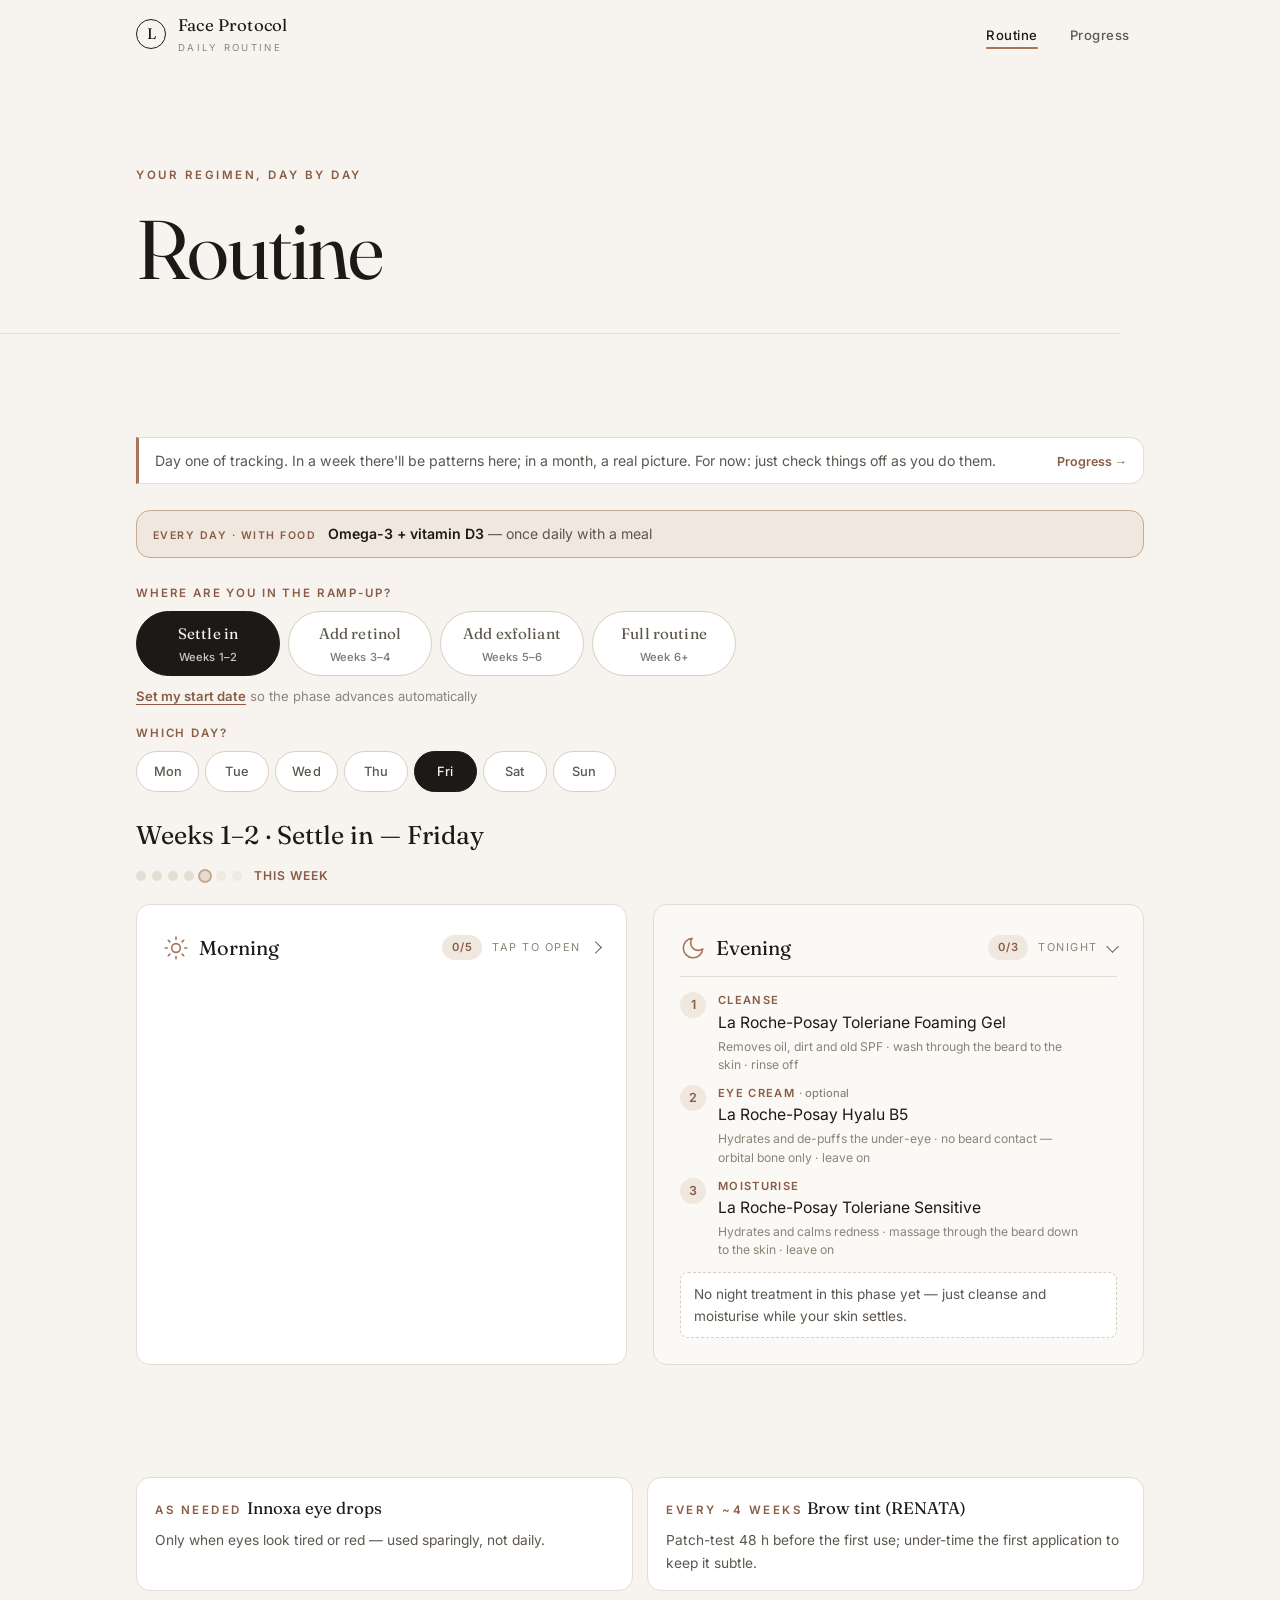
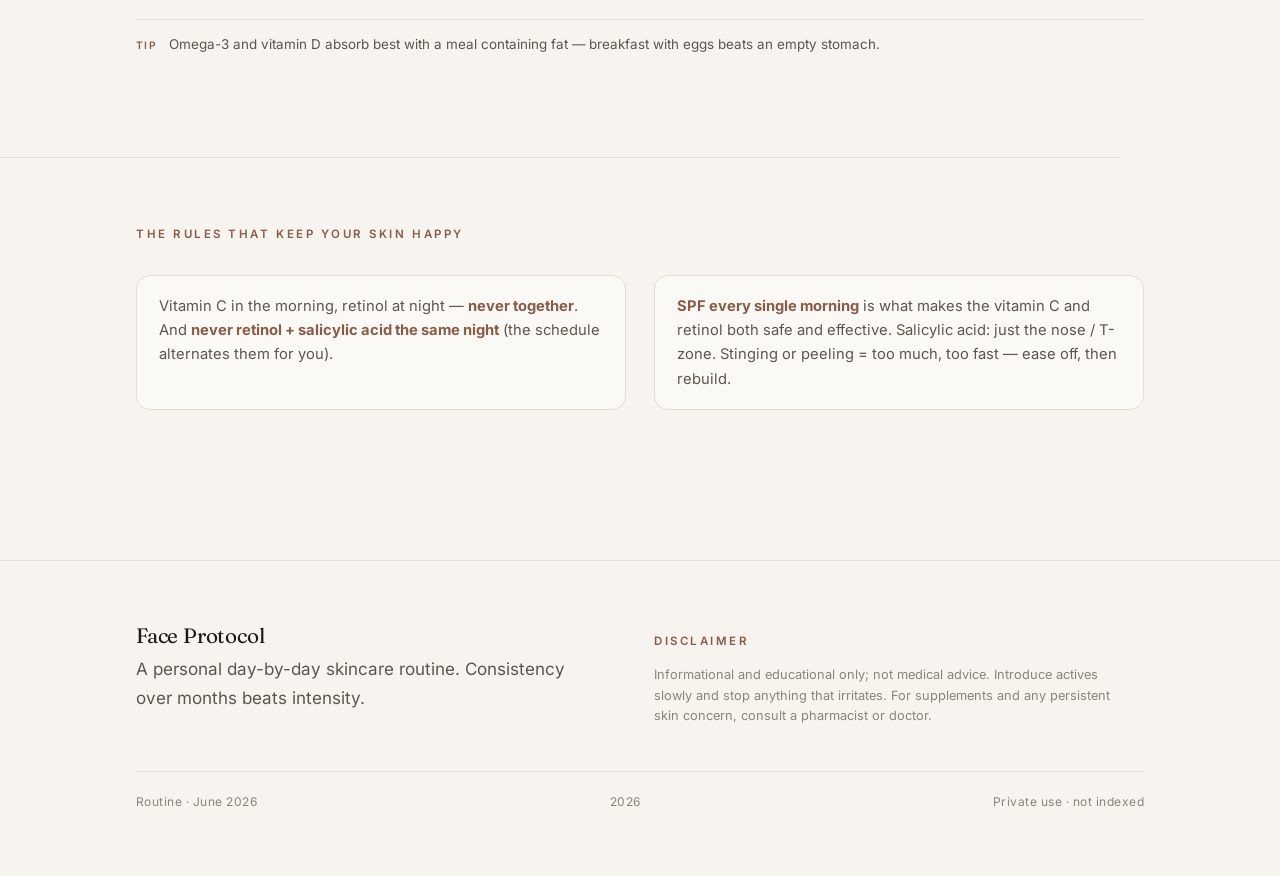
<file: index.html>
<!doctype html>
<html lang="en">
<head>
  <meta charset="utf-8">
  <meta name="viewport" content="width=device-width, initial-scale=1, viewport-fit=cover">
  <meta name="robots" content="noindex, nofollow">
  <title>Face Protocol — Routine</title>
  <meta name="description" content="A personal day-by-day skincare routine that phases in over the weeks.">
  <meta name="theme-color" content="#f7f4ef">
  <link rel="manifest" href="manifest.webmanifest">
  <link rel="icon" href="assets/img/icons/favicon.png">
  <link rel="apple-touch-icon" href="assets/img/icons/icon-180.png">
  <meta name="apple-mobile-web-app-capable" content="yes">
  <meta name="apple-mobile-web-app-status-bar-style" content="default">
  <meta name="apple-mobile-web-app-title" content="Routine">
  <link rel="preload" href="assets/fonts/fraunces-latin.woff2" as="font" type="font/woff2" crossorigin>
  <link rel="preload" href="assets/fonts/inter-latin.woff2" as="font" type="font/woff2" crossorigin>
  <link rel="stylesheet" href="assets/css/styles.css">
  <noscript><style>.reveal{opacity:1!important;transform:none!important}</style></noscript>
</head>
<body>
  <header class="site-header">
    <div class="wrap nav">
      <a class="brand" href="index.html">
        <span class="brand__mark">L</span>
        <span class="brand__name">Face Protocol<small>Daily routine</small></span>
      </a>
      <nav aria-label="Primary">
        <ul class="nav__links">
          <li><a href="index.html" aria-current="page">Routine</a></li>
          <li><a href="progress.html">Progress</a></li>
        </ul>
      </nav>
    </div>
  </header>

  <main>
    <section class="page-intro wrap">
      <p class="eyebrow reveal">Your regimen, day by day</p>
      <h1 class="display reveal">Routine</h1>
    </section>

    <hr class="rule wrap" style="border:0">

    <section class="section wrap" id="routine">
      <div class="rsupp reveal">
        <span class="rsupp__label">Every day · with food</span>
        <span class="rsupp__txt"><strong>Omega-3 + vitamin D3</strong> — once daily with a meal</span>
      </div>
      <div class="routine-controls reveal">
        <div class="routine-control">
          <p>Where are you in the ramp-up?</p>
          <div class="seg seg--phase" role="group" aria-label="Routine phase">
            <button type="button" data-phase="0"><b>Settle in</b><span>Weeks 1–2</span></button>
            <button type="button" data-phase="1"><b>Add retinol</b><span>Weeks 3–4</span></button>
            <button type="button" data-phase="2"><b>Add exfoliant</b><span>Weeks 5–6</span></button>
            <button type="button" data-phase="3"><b>Full routine</b><span>Week 6+</span></button>
          </div>
        </div>
        <div class="routine-control">
          <p>Which day?</p>
          <div class="seg seg--day" role="group" aria-label="Day of week">
            <button type="button" data-day="Mon">Mon</button>
            <button type="button" data-day="Tue">Tue</button>
            <button type="button" data-day="Wed">Wed</button>
            <button type="button" data-day="Thu">Thu</button>
            <button type="button" data-day="Fri">Fri</button>
            <button type="button" data-day="Sat">Sat</button>
            <button type="button" data-day="Sun">Sun</button>
          </div>
        </div>
      </div>

      <p class="routine-context" id="routine-context">—</p>

      <div class="routine-grid">
        <div class="rcol rcol--am">
          <div class="rcol__head">
            <svg class="rcol__icon" viewBox="0 0 24 24" fill="none" stroke="currentColor" stroke-width="1.5" stroke-linecap="round"><circle cx="12" cy="12" r="4"/><path d="M12 2v2M12 20v2M4.9 4.9l1.4 1.4M17.7 17.7l1.4 1.4M2 12h2M20 12h2M4.9 19.1l1.4-1.4M17.7 6.3l1.4-1.4"/></svg>
            <span class="rcol__title">Morning</span>
            <span class="rcol__when">Every day</span>
            <span class="rcol__chev" aria-hidden="true"></span>
          </div>
          <div class="rcol__body">
            <ol class="rsteps" id="am-steps"></ol>
          </div>
        </div>

        <div class="rcol rcol--pm">
          <div class="rcol__head">
            <svg class="rcol__icon" viewBox="0 0 24 24" fill="none" stroke="currentColor" stroke-width="1.5" stroke-linecap="round" stroke-linejoin="round"><path d="M21 12.8A9 9 0 1 1 11.2 3a7 7 0 0 0 9.8 9.8z"/></svg>
            <span class="rcol__title">Evening</span>
            <span class="rcol__when">Tonight</span>
            <span class="rcol__chev" aria-hidden="true"></span>
          </div>
          <div class="rcol__body">
            <ol class="rsteps" id="pm-steps"></ol>
            <p class="rest-note" id="pm-note" hidden></p>
          </div>
        </div>
      </div>

      <div class="routine-extras reveal">
        <div class="rextra">
          <p class="eyebrow">As needed</p>
          <strong>Innoxa eye drops</strong>
          <span>Only when eyes look tired or red — used sparingly, not daily.</span>
        </div>
        <div class="rextra">
          <p class="eyebrow">Every ~4 weeks</p>
          <strong>Brow tint (RENATA)</strong>
          <span>Patch-test 48 h before the first use; under-time the first application to keep it subtle.</span>
        </div>
      </div>
    </section>

    <hr class="rule wrap">

    <section class="section--tight wrap">
      <p class="eyebrow reveal">The rules that keep your skin happy</p>
      <div class="grid grid-2" style="margin-top:1rem">
        <div class="callout reveal">Vitamin C in the morning, retinol at night — <strong>never together</strong>. And <strong>never retinol + salicylic acid the same night</strong> (the schedule alternates them for you).</div>
        <div class="callout reveal reveal-delay-1"><strong>SPF every single morning</strong> is what makes the vitamin C and retinol both safe and effective. Salicylic acid: just the nose / T-zone. Stinging or peeling = too much, too fast — ease off, then rebuild.</div>
      </div>
    </section>
  </main>

  <footer class="site-footer">
    <div class="wrap">
      <div class="grid grid-2">
        <div>
          <h4>Face Protocol</h4>
          <p class="muted" style="max-width:42ch">A personal day-by-day skincare routine. Consistency over months beats intensity.</p>
        </div>
        <div>
          <p class="eyebrow">Disclaimer</p>
          <p class="disclaimer">Informational and educational only; not medical advice. Introduce actives slowly and stop anything that irritates. For supplements and any persistent skin concern, consult a pharmacist or doctor.</p>
        </div>
      </div>
      <div class="footer-meta">
        <span>Routine · June 2026</span>
        <span data-year>2026</span>
        <span>Private use · not indexed</span>
      </div>
    </div>
  </footer>

  <script src="assets/js/main.js"></script>
  <script src="assets/js/tracker.js"></script>
  <script src="assets/js/routine.js"></script>
  <script src="assets/js/sw-register.js"></script>
</body>
</html>
</file>
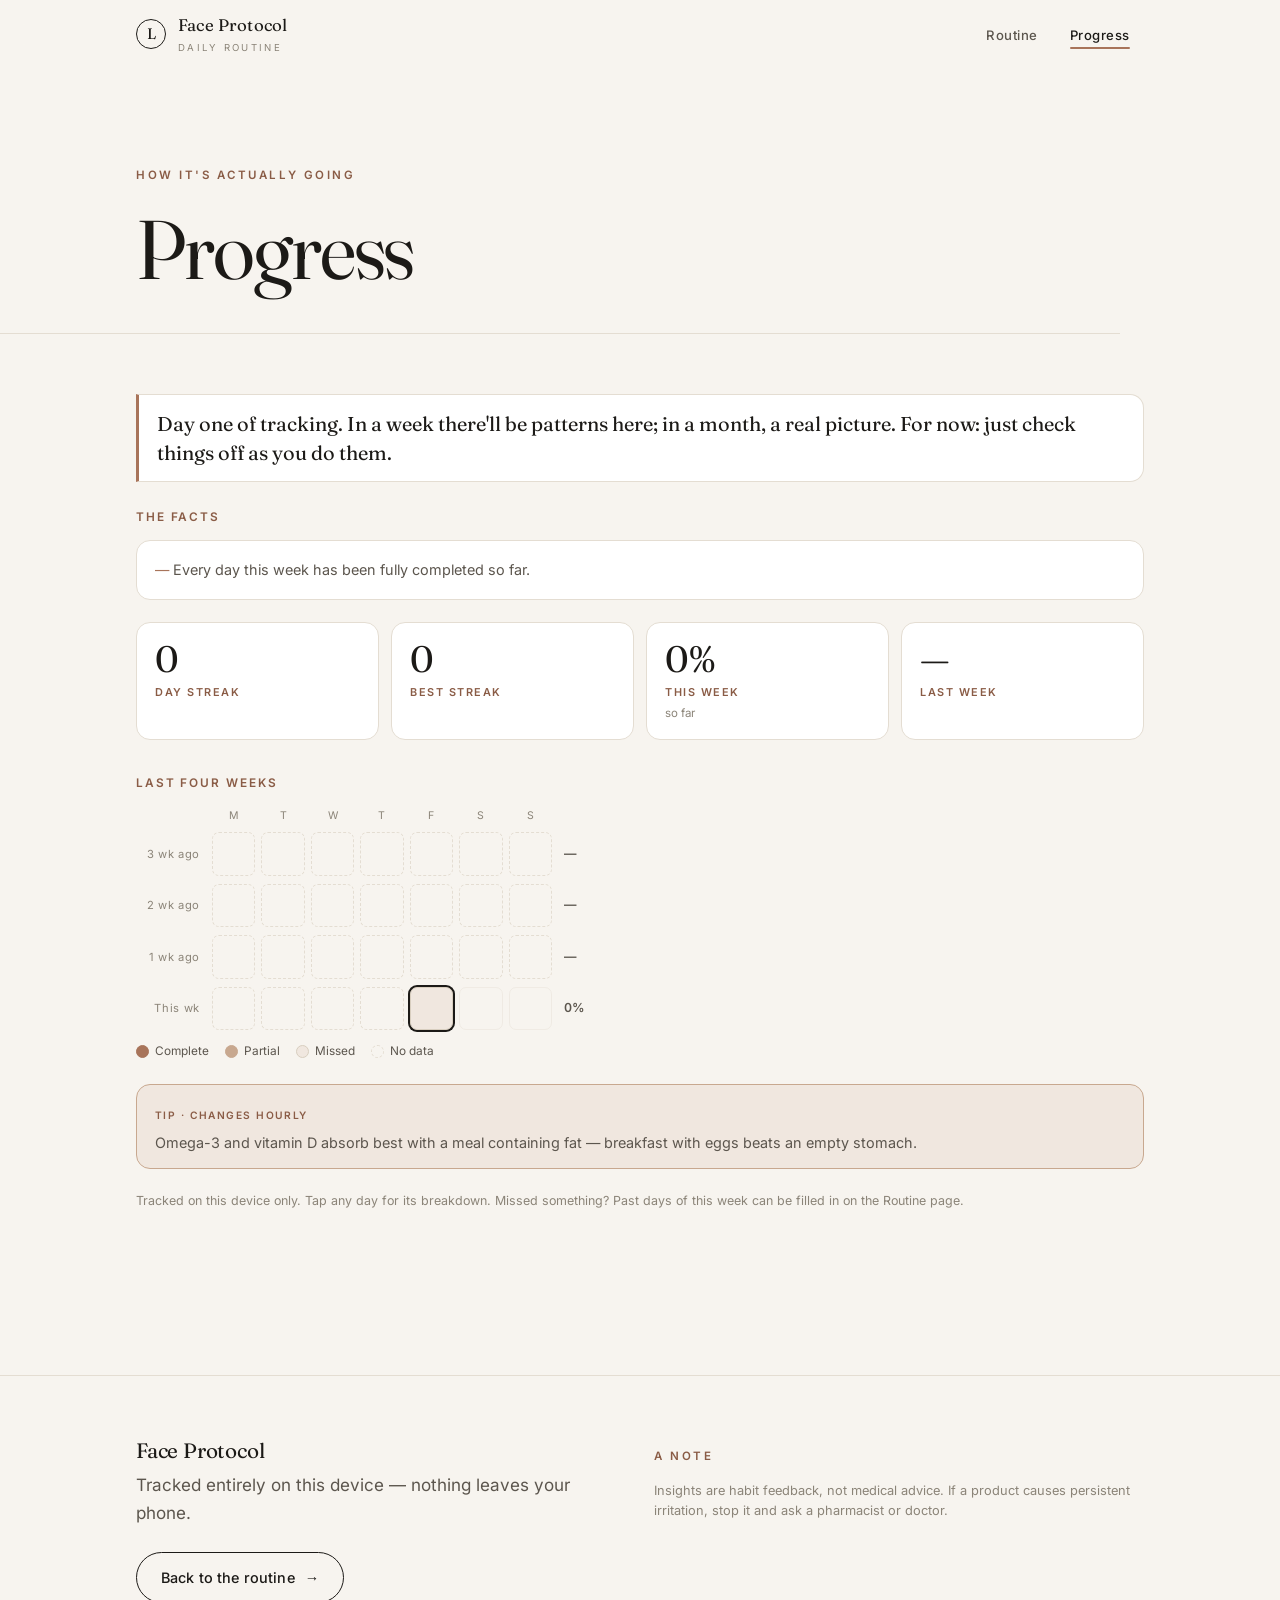
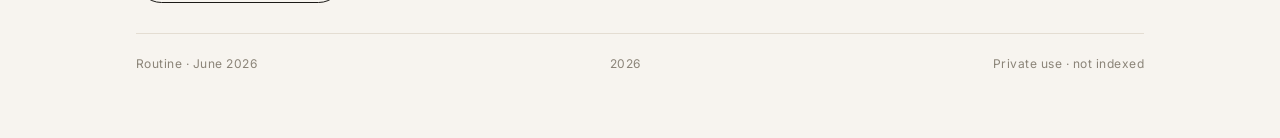
<file: progress.html>
<!doctype html>
<html lang="en">
<head>
  <meta charset="utf-8">
  <meta name="viewport" content="width=device-width, initial-scale=1, viewport-fit=cover">
  <meta name="robots" content="noindex, nofollow">
  <title>Progress — Face Protocol</title>
  <meta name="description" content="How the routine has been going: streaks, missed days and patterns.">
  <meta name="theme-color" content="#f7f4ef">
  <link rel="manifest" href="manifest.webmanifest">
  <link rel="icon" href="assets/img/icons/favicon.png">
  <link rel="apple-touch-icon" href="assets/img/icons/icon-180.png">
  <meta name="apple-mobile-web-app-capable" content="yes">
  <meta name="apple-mobile-web-app-status-bar-style" content="default">
  <meta name="apple-mobile-web-app-title" content="Routine">
  <link rel="preload" href="assets/fonts/fraunces-latin.woff2" as="font" type="font/woff2" crossorigin>
  <link rel="preload" href="assets/fonts/inter-latin.woff2" as="font" type="font/woff2" crossorigin>
  <link rel="stylesheet" href="assets/css/styles.css">
  <noscript><style>.reveal{opacity:1!important;transform:none!important}</style></noscript>
</head>
<body>
  <header class="site-header">
    <div class="wrap nav">
      <a class="brand" href="index.html">
        <span class="brand__mark">L</span>
        <span class="brand__name">Face Protocol<small>Daily routine</small></span>
      </a>
      <nav aria-label="Primary">
        <ul class="nav__links">
          <li><a href="index.html">Routine</a></li>
          <li><a href="progress.html" aria-current="page">Progress</a></li>
        </ul>
      </nav>
    </div>
  </header>

  <main>
    <section class="page-intro wrap">
      <p class="eyebrow reveal">How it's actually going</p>
      <h1 class="display reveal">Progress</h1>
    </section>

    <hr class="rule wrap" style="border:0">

    <section class="section--tight wrap">
      <div id="progress-root"></div>
    </section>
  </main>

  <footer class="site-footer">
    <div class="wrap">
      <div class="grid grid-2">
        <div>
          <h4>Face Protocol</h4>
          <p class="muted" style="max-width:42ch">Tracked entirely on this device — nothing leaves your phone.</p>
          <a class="btn" style="margin-top:6px" href="index.html">Back to the routine <span class="arrow">→</span></a>
        </div>
        <div>
          <p class="eyebrow">A note</p>
          <p class="disclaimer">Insights are habit feedback, not medical advice. If a product causes persistent irritation, stop it and ask a pharmacist or doctor.</p>
        </div>
      </div>
      <div class="footer-meta">
        <span>Routine · June 2026</span>
        <span data-year>2026</span>
        <span>Private use · not indexed</span>
      </div>
    </div>
  </footer>

  <script src="assets/js/main.js"></script>
  <script src="assets/js/tracker.js"></script>
  <script src="assets/js/sw-register.js"></script>
</body>
</html>
</file>
<file: assets/css/styles.css>
/* =====================================================================
   Aesthetic Protocol — shared stylesheet
   Editorial-luxury system: ivory / ink / clay, Fraunces + Inter.
   ===================================================================== */

/* ---- Fonts (self-hosted, variable, offline-safe) -------------------- */
@font-face {
  font-family: "Fraunces";
  src: url("../fonts/fraunces-latin.woff2") format("woff2");
  font-weight: 300 700;
  font-style: normal;
  font-display: swap;
}
@font-face {
  font-family: "Inter";
  src: url("../fonts/inter-latin.woff2") format("woff2");
  font-weight: 400 700;
  font-style: normal;
  font-display: swap;
}

/* ---- Design tokens --------------------------------------------------- */
:root {
  --bg: #f7f4ef;
  --surface: #ffffff;
  --surface-2: #fbf9f5;
  --ink: #1c1a17;
  --ink-soft: #5c564e;
  --ink-faint: #8b8478;
  --line: #e4ddd2;
  --line-strong: #d8cebf;
  --clay: #a8745a;
  --clay-soft: #c8a88f;
  --clay-deep: #8a5c46;
  --clay-wash: #f0e7df;

  --serif: "Fraunces", "Iowan Old Style", Georgia, "Times New Roman", serif;
  --sans: "Inter", -apple-system, BlinkMacSystemFont, "Segoe UI", Roboto, sans-serif;

  --maxw: 1120px;
  --maxw-prose: 720px;

  --r-sm: 8px;
  --r-md: 14px;
  --r-lg: 22px;

  --shadow-1: 0 1px 2px rgba(28, 26, 23, 0.04);
  --shadow-2: 0 10px 30px -12px rgba(28, 26, 23, 0.16);
  --shadow-3: 0 24px 60px -20px rgba(28, 26, 23, 0.28);

  --ease: cubic-bezier(0.22, 0.61, 0.36, 1);
  --t-fast: 180ms;
  --t-med: 320ms;
  --t-slow: 560ms;

  --gut: clamp(18px, 5vw, 56px);
}

/* ---- Reset ----------------------------------------------------------- */
*, *::before, *::after { box-sizing: border-box; }
html { -webkit-text-size-adjust: 100%; scroll-behavior: smooth; }
@media (prefers-reduced-motion: reduce) { html { scroll-behavior: auto; } }

body {
  margin: 0;
  background: var(--bg);
  color: var(--ink);
  font-family: var(--sans);
  font-size: 17px;
  line-height: 1.65;
  font-weight: 400;
  -webkit-font-smoothing: antialiased;
  text-rendering: optimizeLegibility;
  overflow-x: hidden;
}
img { max-width: 100%; display: block; }
a { color: inherit; }
button { font: inherit; cursor: pointer; }
::selection { background: var(--clay-soft); color: var(--ink); }

/* ---- Typography ------------------------------------------------------ */
h1, h2, h3, h4 { font-family: var(--serif); font-weight: 400; line-height: 1.08; margin: 0; color: var(--ink); letter-spacing: -0.01em; }
.display { font-size: clamp(2.6rem, 7vw, 5.2rem); font-weight: 380; letter-spacing: -0.025em; }
h1 { font-size: clamp(2.1rem, 5vw, 3.4rem); }
h2 { font-size: clamp(1.7rem, 3.6vw, 2.5rem); }
h3 { font-size: clamp(1.25rem, 2.2vw, 1.6rem); }
p { margin: 0 0 1.1em; }
.lede { font-size: clamp(1.05rem, 1.6vw, 1.25rem); color: var(--ink-soft); line-height: 1.6; }

.eyebrow {
  font-family: var(--sans);
  font-size: 0.72rem;
  font-weight: 600;
  letter-spacing: 0.22em;
  text-transform: uppercase;
  color: var(--clay-deep);
  margin: 0 0 0.9rem;
  display: inline-block;
}
.muted { color: var(--ink-soft); }
.faint { color: var(--ink-faint); }
em.term { font-style: italic; color: var(--clay-deep); }

/* ---- Layout ---------------------------------------------------------- */
.wrap { width: 100%; max-width: var(--maxw); margin-inline: auto; padding-inline: var(--gut); }
.prose { max-width: var(--maxw-prose); }
.section { padding-block: clamp(48px, 8vw, 104px); }
.section--tight { padding-block: clamp(34px, 5vw, 60px); }
.rule { height: 1px; background: var(--line); border: 0; margin: 0; }
.center { text-align: center; }
.stack > * + * { margin-top: 1.1rem; }

.grid { display: grid; gap: clamp(16px, 2.4vw, 28px); }
.grid-2 { grid-template-columns: repeat(2, 1fr); }
.grid-3 { grid-template-columns: repeat(3, 1fr); }
.grid-4 { grid-template-columns: repeat(4, 1fr); }
@media (max-width: 860px) { .grid-3, .grid-4 { grid-template-columns: repeat(2, 1fr); } }
@media (max-width: 560px) { .grid-2, .grid-3, .grid-4 { grid-template-columns: 1fr; } }

/* ---- Header / navigation -------------------------------------------- */
.site-header {
  position: sticky; top: 0; z-index: 60;
  background: rgba(247, 244, 239, 0.82);
  backdrop-filter: saturate(140%) blur(14px);
  -webkit-backdrop-filter: saturate(140%) blur(14px);
  border-bottom: 1px solid transparent;
  transition: border-color var(--t-med) var(--ease), background var(--t-med) var(--ease);
}
.site-header.is-scrolled { border-bottom-color: var(--line); }
.nav { display: flex; align-items: center; justify-content: space-between; gap: 20px; height: 68px; }
.brand { display: flex; align-items: center; gap: 12px; text-decoration: none; flex-shrink: 0; }
.brand__mark {
  width: 30px; height: 30px; border-radius: 50%;
  border: 1.5px solid var(--ink); display: grid; place-items: center;
  font-family: var(--serif); font-size: 0.95rem; color: var(--ink);
}
.brand__name { font-family: var(--serif); font-size: 1.05rem; letter-spacing: 0.01em; }
.brand__name small { display: block; font-family: var(--sans); font-size: 0.6rem; letter-spacing: 0.24em; text-transform: uppercase; color: var(--ink-faint); margin-top: 1px; }
.nav__links { display: flex; align-items: center; gap: 4px; list-style: none; margin: 0; padding: 0; }
.nav__links a {
  text-decoration: none; color: var(--ink-soft);
  font-size: 0.82rem; letter-spacing: 0.04em; font-weight: 500;
  padding: 8px 14px; border-radius: 999px;
  transition: color var(--t-fast) var(--ease), background var(--t-fast) var(--ease);
  position: relative;
}
.nav__links a:hover { color: var(--ink); background: var(--clay-wash); }
.nav__links a[aria-current="page"] { color: var(--ink); }
.nav__links a[aria-current="page"]::after {
  content: ""; position: absolute; left: 14px; right: 14px; bottom: 2px;
  height: 1.5px; background: var(--clay); border-radius: 2px;
}

@media (max-width: 720px) {
  .nav { height: auto; flex-direction: column; align-items: stretch; gap: 8px; padding-block: 10px; }
  .brand { justify-content: center; }
  .nav__links { justify-content: center; flex-wrap: nowrap; overflow-x: auto; gap: 2px; padding-bottom: 2px; -ms-overflow-style: none; scrollbar-width: none; }
  .nav__links::-webkit-scrollbar { display: none; }
  .nav__links a { padding: 7px 12px; font-size: 0.78rem; white-space: nowrap; }
}
/* all six tabs must fit a phone without hidden overflow */
@media (max-width: 480px) {
  .nav__links { gap: 0; }
  .nav__links a { padding: 7px 7px; font-size: 0.72rem; letter-spacing: 0.02em; }
  .nav__links a[aria-current="page"]::after { left: 7px; right: 7px; }
}

/* ---- Buttons / chips ------------------------------------------------- */
.btn {
  display: inline-flex; align-items: center; gap: 10px;
  text-decoration: none; font-size: 0.9rem; font-weight: 500; letter-spacing: 0.01em;
  padding: 13px 24px; border-radius: 999px; border: 1px solid var(--ink);
  color: var(--ink); background: transparent;
  transition: background var(--t-med) var(--ease), color var(--t-med) var(--ease), transform var(--t-fast) var(--ease);
}
.btn:hover { background: var(--ink); color: var(--bg); }
.btn--solid { background: var(--ink); color: var(--bg); }
.btn--solid:hover { background: var(--clay-deep); border-color: var(--clay-deep); }
.btn .arrow { transition: transform var(--t-med) var(--ease); }
.btn:hover .arrow { transform: translateX(4px); }

.chip {
  display: inline-flex; align-items: center; gap: 7px;
  font-size: 0.72rem; letter-spacing: 0.12em; text-transform: uppercase; font-weight: 600;
  color: var(--ink-soft); background: var(--surface);
  border: 1px solid var(--line-strong); padding: 6px 13px; border-radius: 999px;
}
.chip .dot { width: 6px; height: 6px; border-radius: 50%; background: var(--clay); }
.chip--clay { color: var(--clay-deep); background: var(--clay-wash); border-color: transparent; }

.tag { font-size: 0.66rem; letter-spacing: 0.14em; text-transform: uppercase; font-weight: 600; padding: 4px 9px; border-radius: 5px; }
.tag--low { background: #eef1ea; color: #4d6044; }
.tag--med { background: #f4ecdf; color: #8a6a32; }
.tag--flag { background: var(--clay-wash); color: var(--clay-deep); }

/* ---- Cards ----------------------------------------------------------- */
.card {
  background: var(--surface); border: 1px solid var(--line);
  border-radius: var(--r-md); padding: clamp(22px, 3vw, 32px);
  box-shadow: var(--shadow-1);
  transition: transform var(--t-med) var(--ease), box-shadow var(--t-med) var(--ease), border-color var(--t-med) var(--ease);
}
.card--hover:hover { transform: translateY(-3px); box-shadow: var(--shadow-2); border-color: var(--line-strong); }
.card--link { text-decoration: none; color: inherit; display: block; }

/* ---- Score cards + gauges ------------------------------------------- */
.score-card { display: flex; flex-direction: column; gap: 6px; }
.score-card__top { display: flex; align-items: center; justify-content: space-between; gap: 14px; }
.score-card__num { font-family: var(--serif); font-size: clamp(2.6rem, 5vw, 3.6rem); line-height: 1; letter-spacing: -0.03em; }
.score-card__num small { font-size: 0.9rem; color: var(--ink-faint); font-family: var(--sans); letter-spacing: 0; }
.score-card__label { font-size: 0.72rem; letter-spacing: 0.18em; text-transform: uppercase; color: var(--clay-deep); font-weight: 600; }
.score-card__read { color: var(--ink-soft); font-size: 0.95rem; margin: 0; }
.gauge { width: 64px; height: 64px; flex-shrink: 0; transform: rotate(-90deg); }
.gauge__track { fill: none; stroke: var(--line); stroke-width: 6; }
.gauge__bar { fill: none; stroke: var(--clay); stroke-width: 6; stroke-linecap: round; transition: stroke-dashoffset 1.1s var(--ease); }

.bar { height: 7px; background: var(--line); border-radius: 999px; overflow: hidden; }
.bar__fill { height: 100%; background: linear-gradient(90deg, var(--clay-soft), var(--clay)); border-radius: 999px; width: 0; transition: width 1.1s var(--ease); }

/* ---- Hero ------------------------------------------------------------ */
.hero { position: relative; padding-block: clamp(40px, 7vw, 84px) clamp(30px, 5vw, 56px); }
.hero__grid { display: grid; grid-template-columns: 1.05fr 0.95fr; gap: clamp(28px, 5vw, 64px); align-items: center; }
@media (max-width: 820px) { .hero__grid { grid-template-columns: 1fr; } }
.hero__portrait { position: relative; border-radius: var(--r-lg); overflow: hidden; box-shadow: var(--shadow-3); aspect-ratio: 1/1; background: var(--clay-wash); }
.hero__portrait img { width: 100%; height: 100%; object-fit: cover; }
.hero__meta { display: flex; gap: 26px; flex-wrap: wrap; margin-top: 26px; padding-top: 22px; border-top: 1px solid var(--line); }
.hero__meta div span { display: block; font-size: 0.7rem; letter-spacing: 0.16em; text-transform: uppercase; color: var(--ink-faint); }
.hero__meta div strong { font-family: var(--serif); font-weight: 400; font-size: 1.15rem; }
.scroll-cue { margin-top: 30px; font-size: 0.72rem; letter-spacing: 0.18em; text-transform: uppercase; color: var(--ink-faint); display: inline-flex; align-items: center; gap: 10px; }
.scroll-cue .line { width: 40px; height: 1px; background: var(--ink-faint); position: relative; overflow: hidden; }
.scroll-cue .line::after { content: ""; position: absolute; inset: 0; background: var(--clay); transform: translateX(-100%); animation: cue 2.4s var(--ease) 3; }
@keyframes cue { 0% { transform: translateX(-100%); } 55% { transform: translateX(0); } 100% { transform: translateX(100%); } }

/* ---- Photo / picture frames ----------------------------------------- */
.frame { border-radius: var(--r-md); overflow: hidden; background: var(--clay-wash); position: relative; }
.frame img { width: 100%; height: 100%; object-fit: cover; transition: transform 1.4s var(--ease), filter var(--t-slow) var(--ease); }
.frame--zoom:hover img { transform: scale(1.04); }
.img-fade { opacity: 0; transition: opacity var(--t-slow) var(--ease); }
.img-fade.is-loaded { opacity: 1; }

/* ---- Before / After comparison slider ------------------------------- */
.compare {
  --pos: 50%;
  position: relative; border-radius: var(--r-md); overflow: hidden;
  aspect-ratio: 1 / 1; user-select: none; touch-action: pan-y;
  background: var(--clay-wash); box-shadow: var(--shadow-1);
  cursor: ew-resize;
}
.compare img { position: absolute; inset: 0; width: 100%; height: 100%; object-fit: cover; pointer-events: none; }
.compare__before { position: absolute; inset: 0; clip-path: inset(0 calc(100% - var(--pos)) 0 0); }
.compare__before img { width: 100%; height: 100%; object-fit: cover; }
.compare__handle {
  position: absolute; top: 0; bottom: 0; left: var(--pos);
  width: 2px; background: rgba(255, 255, 255, 0.92); transform: translateX(-1px);
  box-shadow: 0 0 0 1px rgba(28, 26, 23, 0.12); pointer-events: none;
}
.compare__grip {
  position: absolute; top: 50%; left: 50%; transform: translate(-50%, -50%);
  width: 42px; height: 42px; border-radius: 50%;
  background: rgba(255, 255, 255, 0.95); box-shadow: var(--shadow-2);
  display: grid; place-items: center; color: var(--ink);
}
.compare__grip svg { width: 20px; height: 20px; }
.compare__tag { position: absolute; bottom: 12px; font-size: 0.64rem; letter-spacing: 0.16em; text-transform: uppercase; font-weight: 600; color: #fff; background: rgba(28, 26, 23, 0.55); padding: 5px 11px; border-radius: 999px; backdrop-filter: blur(2px); }
.compare__tag--before { left: 12px; }
.compare__tag--after { right: 12px; }
.compare__range { position: absolute; inset: 0; width: 100%; height: 100%; margin: 0; opacity: 0; cursor: ew-resize; }

/* ---- Lightbox -------------------------------------------------------- */
.lightbox {
  position: fixed; inset: 0; z-index: 100; display: grid; place-items: center;
  background: rgba(20, 18, 16, 0.86); backdrop-filter: blur(6px);
  opacity: 0; visibility: hidden; transition: opacity var(--t-med) var(--ease), visibility var(--t-med);
  padding: 4vw;
}
.lightbox.is-open { opacity: 1; visibility: visible; }
.lightbox img { max-width: 92vw; max-height: 88vh; border-radius: var(--r-sm); box-shadow: var(--shadow-3); transform: scale(0.96); transition: transform var(--t-med) var(--ease); }
.lightbox.is-open img { transform: scale(1); }
.lightbox__close { position: absolute; top: 22px; right: 26px; width: 44px; height: 44px; border-radius: 50%; border: 1px solid rgba(255,255,255,0.4); background: transparent; color: #fff; font-size: 1.3rem; line-height: 1; }
.lightbox__close:hover { background: rgba(255,255,255,0.12); }

/* ---- Accordion (details) -------------------------------------------- */
.acc { border-top: 1px solid var(--line); }
.acc__item { border-bottom: 1px solid var(--line); }
.acc__sum {
  display: flex; align-items: center; justify-content: space-between; gap: 18px;
  padding: 20px 4px; cursor: pointer; list-style: none;
  font-family: var(--serif); font-size: 1.15rem; color: var(--ink);
  transition: color var(--t-fast) var(--ease);
}
.acc__sum:hover { color: var(--clay-deep); }
.acc__sum::-webkit-details-marker { display: none; }
.acc__rating { font-family: var(--sans); font-size: 0.7rem; letter-spacing: 0.14em; text-transform: uppercase; font-weight: 600; color: var(--clay-deep); margin-left: auto; }
.acc__icon { width: 18px; height: 18px; flex-shrink: 0; position: relative; }
.acc__icon::before, .acc__icon::after { content: ""; position: absolute; background: var(--ink-soft); transition: transform var(--t-med) var(--ease); }
.acc__icon::before { top: 8px; left: 0; right: 0; height: 1.5px; }
.acc__icon::after { left: 8px; top: 0; bottom: 0; width: 1.5px; }
.acc__item[open] .acc__icon::after { transform: scaleY(0); }
.acc__body { overflow: hidden; }
.acc__body-inner { padding: 0 4px 22px; color: var(--ink-soft); max-width: var(--maxw-prose); }
.acc__item:not([open]) .acc__body { max-height: 0; }
/* animation handled by JS for smooth height; fallback below */
.acc__body { transition: max-height var(--t-med) var(--ease); }

/* ---- Report feature sections ---------------------------------------- */
.feature { scroll-margin-top: 120px; }
.feature__head { display: flex; align-items: baseline; gap: 16px; flex-wrap: wrap; margin-bottom: 6px; }
.feature__index { font-family: var(--serif); font-size: 1.1rem; color: var(--clay); }
.subhead { font-family: var(--sans); font-size: 0.74rem; letter-spacing: 0.16em; text-transform: uppercase; color: var(--clay-deep); font-weight: 600; margin: 26px 0 8px; }
.summary-quote {
  font-family: var(--serif); font-size: clamp(1.15rem, 2vw, 1.5rem); line-height: 1.35;
  color: var(--ink); border-left: 2px solid var(--clay); padding: 4px 0 4px 22px; margin: 22px 0 0;
}
.callout { background: var(--surface-2); border: 1px solid var(--line); border-radius: var(--r-md); padding: 18px 22px; font-size: 0.92rem; color: var(--ink-soft); }
.callout--flag { border-color: var(--clay-soft); background: var(--clay-wash); }
.callout strong { color: var(--clay-deep); }

/* in-page sticky feature nav */
.feature-nav { position: sticky; top: 132px; align-self: start; }
.feature-nav ol { list-style: none; margin: 0; padding: 0; display: flex; flex-direction: column; gap: 2px; }
.feature-nav a { display: flex; gap: 10px; align-items: baseline; text-decoration: none; color: var(--ink-faint); font-size: 0.88rem; padding: 7px 12px; border-radius: 8px; border-left: 2px solid transparent; transition: color var(--t-fast) var(--ease), border-color var(--t-fast) var(--ease), background var(--t-fast) var(--ease); }
.feature-nav a .n { font-variant-numeric: tabular-nums; font-size: 0.72rem; color: var(--clay); }
.feature-nav a:hover { color: var(--ink); background: var(--surface-2); }
.feature-nav a.is-active { color: var(--ink); border-left-color: var(--clay); }
.report-layout { display: grid; grid-template-columns: 220px 1fr; gap: clamp(28px, 5vw, 70px); align-items: start; }
@media (max-width: 900px) { .report-layout { grid-template-columns: 1fr; } .feature-nav { display: none; } }

/* ---- Plan: horizon bands + filter ----------------------------------- */
.filter-bar { display: flex; flex-wrap: wrap; gap: 8px; margin: 8px 0 30px; }
.filter-btn {
  border: 1px solid var(--line-strong); background: var(--surface); color: var(--ink-soft);
  font-size: 0.78rem; letter-spacing: 0.06em; font-weight: 500; padding: 8px 16px; border-radius: 999px;
  transition: all var(--t-fast) var(--ease);
}
.filter-btn:hover { border-color: var(--clay-soft); color: var(--ink); }
.filter-btn.is-active { background: var(--ink); color: var(--bg); border-color: var(--ink); }

.band { margin-top: clamp(40px, 6vw, 72px); }
.band__head { display: flex; align-items: baseline; gap: 16px; padding-bottom: 14px; border-bottom: 1px solid var(--line); margin-bottom: 26px; }
.band__num { font-family: var(--serif); font-size: 1rem; color: var(--clay); }
.band__sub { color: var(--ink-faint); font-size: 0.9rem; margin-left: auto; }

.action { display: flex; flex-direction: column; gap: 12px; transition: opacity var(--t-med) var(--ease), transform var(--t-med) var(--ease); }
.action__head { display: flex; align-items: center; gap: 10px; flex-wrap: wrap; }
.action__title { font-family: var(--serif); font-size: 1.2rem; }
.action__why { color: var(--ink-soft); font-size: 0.95rem; margin: 0; }
.action__meta { display: flex; gap: 16px; flex-wrap: wrap; font-size: 0.82rem; color: var(--ink-faint); margin-top: 2px; }
.action__meta b { color: var(--ink-soft); font-weight: 600; }
.action__step { font-size: 0.88rem; color: var(--clay-deep); background: var(--clay-wash); border-radius: var(--r-sm); padding: 9px 13px; }
.action.is-hidden { display: none; }

/* ---- Strength list --------------------------------------------------- */
.strength { display: flex; gap: 14px; align-items: flex-start; }
.strength__mark { flex-shrink: 0; width: 26px; height: 26px; border-radius: 50%; background: var(--clay-wash); color: var(--clay-deep); display: grid; place-items: center; font-size: 0.8rem; margin-top: 2px; }

/* ---- Facial thirds + dimorphism scale ------------------------------- */
.thirds { display: grid; grid-template-columns: 90px 1fr; gap: 14px; align-items: stretch; }
.thirds__bars { display: flex; flex-direction: column; gap: 6px; }
.third { background: var(--surface-2); border: 1px solid var(--line); border-radius: var(--r-sm); padding: 12px 16px; display: flex; align-items: center; justify-content: space-between; position: relative; overflow: hidden; }
.third__fill { position: absolute; inset: 0; background: var(--clay-wash); width: 0; transition: width 1s var(--ease); }
.third__txt { position: relative; }
.third__val { position: relative; font-family: var(--serif); font-size: 1.2rem; }

.scale { position: relative; height: 56px; margin: 20px 0 8px; }
.scale__track { position: absolute; top: 26px; left: 0; right: 0; height: 4px; border-radius: 999px; background: linear-gradient(90deg, #cdd6cf, var(--clay-soft), var(--clay-deep)); }
.scale__marker { position: absolute; top: 16px; width: 3px; height: 24px; background: var(--ink); border-radius: 2px; transition: left 1s var(--ease); }
.scale__marker::after { content: attr(data-label); position: absolute; top: -22px; left: 50%; transform: translateX(-50%); white-space: nowrap; font-size: 0.66rem; letter-spacing: 0.12em; text-transform: uppercase; font-weight: 600; color: var(--ink); }
.scale__ends { display: flex; justify-content: space-between; font-size: 0.7rem; letter-spacing: 0.1em; text-transform: uppercase; color: var(--ink-faint); }

/* ---- Reveal animation ------------------------------------------------ */
.reveal { opacity: 0; transform: translateY(18px); transition: opacity var(--t-slow) var(--ease), transform var(--t-slow) var(--ease); }
.reveal.is-visible { opacity: 1; transform: none; }
.reveal-delay-1 { transition-delay: 80ms; }
.reveal-delay-2 { transition-delay: 160ms; }
.reveal-delay-3 { transition-delay: 240ms; }

/* ---- Footer ---------------------------------------------------------- */
.site-footer { border-top: 1px solid var(--line); padding-block: clamp(40px, 6vw, 64px); margin-top: clamp(40px, 8vw, 90px); }
.site-footer .grid { align-items: start; }
.site-footer h4 { font-size: 1.3rem; margin-bottom: 8px; }
.disclaimer { font-size: 0.8rem; color: var(--ink-faint); line-height: 1.6; max-width: 60ch; }
.footer-meta { display: flex; justify-content: space-between; flex-wrap: wrap; gap: 12px; margin-top: 30px; padding-top: 20px; border-top: 1px solid var(--line); font-size: 0.75rem; color: var(--ink-faint); letter-spacing: 0.04em; }

/* ---- Page intro band ------------------------------------------------- */
.page-intro { padding-block: clamp(40px, 7vw, 90px) clamp(20px, 3vw, 40px); }
.page-intro .display { margin-top: 6px; }

/* ---- Misc ------------------------------------------------------------ */
.divider-label { display: flex; align-items: center; gap: 18px; margin: 0; color: var(--ink-faint); font-size: 0.72rem; letter-spacing: 0.2em; text-transform: uppercase; }
.divider-label::before, .divider-label::after { content: ""; height: 1px; background: var(--line); flex: 1; }
.two-col-text { columns: 2; column-gap: 48px; }
@media (max-width: 720px) { .two-col-text { columns: 1; } }

/* ---- Motion --------------------------------------------------------------
   Animations are intentionally kept ON for all users (explicit preference),
   so the count-ups, ring fills, drop-downs and fade-ins always play.
   A no-JS fallback in each page's <head> keeps .reveal content visible if
   JavaScript is unavailable. -------------------------------------------------- */

/* ===== Refinements ===================================================== */

/* #4 — face cutouts now sit on the site off-white, so frames/sliders match the page */
.compare, .frame { background: var(--bg); }

/* #1 — rings start visually empty, so they only ever fill upward (never flash full) */
.gauge__bar { stroke-dasharray: 164; stroke-dashoffset: 164; }

/* #2 — clean in-card call-to-action: a text cue with a moving arrow, no pill fill */
.link-cue { display: inline-flex; align-items: center; gap: 8px; margin-top: 18px; font-size: 0.9rem; font-weight: 500; color: var(--ink); transition: color var(--t-fast) var(--ease); }
.link-cue .arrow { transition: transform var(--t-med) var(--ease); }
.card--link:hover .link-cue { color: var(--clay-deep); }
.card--link:hover .link-cue .arrow { transform: translateX(4px); }

/* #3 — "Where to build" pills are links into the plan, with a clear arrival highlight */
a.chip { text-decoration: none; cursor: pointer; transition: background var(--t-fast) var(--ease), color var(--t-fast) var(--ease), transform var(--t-fast) var(--ease); }
a.chip--clay:hover { background: var(--clay); color: #fff; transform: translateY(-1px); }
[id^="plan-"] { scroll-margin-top: 120px; }
.flash { animation: cardflash 2s var(--ease); }
@keyframes cardflash {
  0%   { box-shadow: 0 0 0 0 rgba(168, 116, 90, 0), var(--shadow-1); }
  12%  { box-shadow: 0 0 0 2px var(--clay), var(--shadow-2); }
  100% { box-shadow: 0 0 0 0 rgba(168, 116, 90, 0), var(--shadow-1); }
}

/* ===== Plan: recommended-products accordion ========================== */
.prod { margin-top: 18px; border-top: 1px solid var(--line); }
.prod__toggle {
  width: 100%; display: flex; align-items: center; justify-content: space-between; gap: 12px;
  background: transparent; border: 0; padding: 14px 2px 4px; cursor: pointer;
  color: var(--ink); transition: color var(--t-fast) var(--ease);
}
.prod__toggle:hover { color: var(--clay-deep); }
.prod__toggle-label { font-size: 0.74rem; letter-spacing: 0.16em; text-transform: uppercase; font-weight: 600; }
.prod__chev { width: 9px; height: 9px; border-right: 1.5px solid currentColor; border-bottom: 1.5px solid currentColor; transform: rotate(45deg); transition: transform var(--t-med) var(--ease); margin-bottom: 3px; }
.prod.is-open .prod__chev { transform: rotate(-135deg); margin-bottom: -2px; }

.prod__panel { overflow: hidden; max-height: 0; transition: max-height 0.52s var(--ease); }
.prod__inner { padding-top: 14px; opacity: 0; transform: translateY(8px); transition: opacity 0.5s var(--ease) 0.06s, transform 0.5s var(--ease) 0.06s; }
.prod.is-open .prod__inner { opacity: 1; transform: none; }

.pgroup { padding: 16px 0; border-top: 1px dashed var(--line); }
.pgroup:first-child { border-top: 0; padding-top: 4px; }
.pgroup__label { font-size: 0.72rem; letter-spacing: 0.14em; text-transform: uppercase; font-weight: 600; color: var(--clay-deep); margin: 0 0 12px; }

.pgrid { display: grid; grid-template-columns: 1fr 1fr; gap: 12px; }
@media (max-width: 620px) { .pgrid { grid-template-columns: 1fr; } }

.pcard { background: var(--surface); border: 1px solid var(--line); border-radius: var(--r-md); padding: 16px 17px; display: flex; flex-direction: column; gap: 7px; transition: border-color var(--t-med) var(--ease), box-shadow var(--t-med) var(--ease); }
.pcard:hover { border-color: var(--line-strong); box-shadow: var(--shadow-1); }
.pcard--premium { border-color: var(--clay-soft); background: linear-gradient(0deg, var(--surface), var(--surface)); box-shadow: inset 3px 0 0 var(--clay); }
.pcard__top { display: flex; align-items: center; justify-content: space-between; gap: 8px; }
.pbadge { font-size: 0.6rem; letter-spacing: 0.12em; text-transform: uppercase; font-weight: 600; padding: 4px 9px; border-radius: 999px; }
.pbadge--premium { background: var(--clay); color: #fff; }
.pbadge--value { background: var(--clay-wash); color: var(--clay-deep); }
.pcard__price { font-family: var(--serif); font-size: 1rem; color: var(--clay-deep); white-space: nowrap; }
.pcard__name { font-family: var(--serif); font-size: 1.08rem; line-height: 1.2; margin: 0; }
.pcard__why { font-size: 0.88rem; color: var(--ink-soft); margin: 0; line-height: 1.5; }
.pcard__key { font-size: 0.8rem; color: var(--ink-faint); margin: 0; }
.pcard__key span { color: var(--clay-deep); font-weight: 600; letter-spacing: 0.08em; text-transform: uppercase; font-size: 0.66rem; margin-right: 7px; }
.pcard__caution { font-size: 0.78rem; color: var(--clay-deep); background: var(--clay-wash); border-radius: var(--r-sm); padding: 8px 10px; margin: 2px 0 0; display: flex; gap: 8px; line-height: 1.45; }
.caution-dot { flex-shrink: 0; width: 7px; height: 7px; border-radius: 50%; background: var(--clay); margin-top: 5px; }
.pcard__link { margin-top: auto; padding-top: 4px; font-size: 0.84rem; font-weight: 500; color: var(--clay-deep); text-decoration: none; transition: color var(--t-fast) var(--ease); }
.pcard__link:hover { color: var(--ink); }
.pcard__link--none { color: var(--ink-faint); font-style: italic; }

.pcompare { margin-top: 12px; background: var(--surface-2); border: 1px solid var(--line); border-radius: var(--r-md); padding: 14px 16px; display: grid; grid-template-columns: 1.35fr 1fr; gap: 18px; }
@media (max-width: 620px) { .pcompare { grid-template-columns: 1fr; gap: 14px; } }
.pcompare__table { width: 100%; border-collapse: collapse; font-size: 0.8rem; }
.pcompare__table th, .pcompare__table td { text-align: left; padding: 5px 8px 5px 0; border-bottom: 1px solid var(--line); vertical-align: top; }
.pcompare__table thead th { font-size: 0.62rem; letter-spacing: 0.1em; text-transform: uppercase; color: var(--ink-faint); font-weight: 600; }
.pcompare__table th[scope="row"] { color: var(--ink-faint); font-weight: 500; }
.pcompare__table td { color: var(--ink-soft); }
.pcompare__cap { font-size: 0.64rem; color: var(--ink-faint); margin: 0 0 8px; letter-spacing: 0.04em; }
.pmeter { margin-bottom: 9px; }
.pmeter__label { font-size: 0.68rem; letter-spacing: 0.08em; text-transform: uppercase; color: var(--ink-soft); font-weight: 600; display: block; margin-bottom: 4px; }
.pmeter__row { display: flex; align-items: center; gap: 7px; margin-top: 3px; }
.pmeter__tag { font-size: 0.6rem; color: var(--clay-deep); width: 10px; font-weight: 600; }
.meter { flex: 1; height: 5px; background: var(--line); border-radius: 999px; overflow: hidden; }
.meter__fill { display: block; height: 100%; background: var(--clay); border-radius: 999px; }

/* ===== Progress tracker =============================================== */
/* nudge on the routine page */
.rnudge {
  display: flex; align-items: baseline; justify-content: space-between; gap: 14px;
  margin-bottom: clamp(18px, 3vw, 26px); padding: 12px 16px;
  background: var(--surface); border: 1px solid var(--line); border-left: 3px solid var(--clay);
  border-radius: 0 var(--r-md) var(--r-md) 0;
  text-decoration: none; color: var(--ink-soft); font-size: 0.88rem; line-height: 1.5;
  transition: border-color var(--t-fast) var(--ease), box-shadow var(--t-fast) var(--ease);
}
.rnudge:hover { border-color: var(--clay-soft); box-shadow: var(--shadow-1); }
.rnudge__go { flex-shrink: 0; font-size: 0.78rem; font-weight: 600; color: var(--clay-deep); white-space: nowrap; }

/* insights */
.pins { display: flex; flex-direction: column; gap: 10px; }
.pins__item { background: var(--surface); border: 1px solid var(--line); border-radius: var(--r-md); padding: 14px 18px; font-size: 0.92rem; color: var(--ink-soft); line-height: 1.55; }
.pins__item--lead { border-left: 3px solid var(--clay); border-radius: 0 var(--r-md) var(--r-md) 0; font-family: var(--serif); font-size: clamp(1.05rem, 1.9vw, 1.25rem); color: var(--ink); line-height: 1.45; }

/* stat cards */
.pstats { display: grid; grid-template-columns: repeat(4, 1fr); gap: 12px; margin-top: 22px; }
@media (max-width: 640px) { .pstats { grid-template-columns: repeat(2, 1fr); } }
.pstat { background: var(--surface); border: 1px solid var(--line); border-radius: var(--r-md); padding: 16px 18px; display: flex; flex-direction: column; }
.pstat__v { font-family: var(--serif); font-size: clamp(1.7rem, 3.4vw, 2.3rem); line-height: 1.1; }
.pstat__l { font-size: 0.68rem; letter-spacing: 0.14em; text-transform: uppercase; font-weight: 600; color: var(--clay-deep); margin-top: 4px; }
.pstat__sub { font-size: 0.72rem; color: var(--ink-faint); margin-top: 2px; }

/* heat calendar */
.pcal { margin-top: 14px; }
.pcal__row { display: flex; align-items: center; gap: 12px; margin-bottom: 8px; }
.pcal__wk { width: 64px; flex-shrink: 0; font-size: 0.7rem; letter-spacing: 0.06em; color: var(--ink-faint); text-align: right; }
.pcal__cells { display: grid; grid-template-columns: repeat(7, 1fr); gap: 6px; flex: 1; max-width: 340px; }
.pcal__d { text-align: center; font-size: 0.66rem; color: var(--ink-faint); }
.pcal__pct { width: 46px; flex-shrink: 0; font-size: 0.78rem; font-weight: 600; color: var(--ink-soft); font-variant-numeric: tabular-nums; }
.pcal__cell {
  aspect-ratio: 1; width: 100%; border-radius: 7px; border: 1px solid var(--line); background: var(--surface);
  padding: 0; cursor: pointer; transition: transform var(--t-fast) var(--ease), box-shadow var(--t-fast) var(--ease);
}
.pcal__cell:hover { transform: scale(1.12); box-shadow: var(--shadow-1); }
.pcal__cell.is-full { background: var(--clay); border-color: var(--clay); }
.pcal__cell.is-partial { background: var(--clay-soft); border-color: var(--clay-soft); }
.pcal__cell.is-missed { background: var(--clay-wash); border-color: var(--line-strong); }
.pcal__cell.is-none { background: transparent; border-style: dashed; cursor: default; }
.pcal__cell.is-future { background: transparent; opacity: 0.4; cursor: default; }
.pcal__cell.is-today { box-shadow: 0 0 0 2px var(--ink); }
.pcal__legend { display: flex; flex-wrap: wrap; gap: 16px; margin-top: 12px; font-size: 0.74rem; color: var(--ink-soft); }
.pcal__legend span { display: inline-flex; align-items: center; gap: 6px; }
.pcal__legend .pcal__cell { width: 13px; height: 13px; aspect-ratio: auto; cursor: default; display: inline-block; }
.pcal__legend .pcal__cell:hover { transform: none; box-shadow: none; }

/* day detail */
.pday { margin-top: 18px; background: var(--surface-2); border: 1px solid var(--line); border-radius: var(--r-md); padding: 16px 20px; }
.pday__title { font-family: var(--serif); font-size: 1.1rem; margin: 0 0 6px; }
.pday__line { font-size: 0.88rem; color: var(--ink-soft); margin: 3px 0; }
.pday__line b { color: var(--ink); font-weight: 600; }

/* ===== Polish pass ==================================================== */
:focus-visible { outline: 2px solid var(--clay); outline-offset: 2px; border-radius: 4px; }
.seg button:active, .filter-btn:active, .prod__toggle:active { transform: scale(0.97); }
.btn:active { transform: scale(0.98); }

/* ===== Interactive routine =========================================== */
.routine-controls { display: flex; flex-direction: column; gap: 16px; }
.routine-control p { font-size: 0.72rem; letter-spacing: 0.16em; text-transform: uppercase; color: var(--clay-deep); font-weight: 600; margin: 0 0 8px; }
.seg { display: grid; gap: 8px; }
.seg--phase { grid-template-columns: repeat(4, 1fr); max-width: 600px; }
.seg--day { grid-template-columns: repeat(7, 1fr); gap: 6px; max-width: 480px; }
.seg button {
  border: 1px solid var(--line-strong); background: var(--surface); color: var(--ink-soft);
  border-radius: 999px; padding: 9px 8px; font-size: 0.82rem; font-weight: 500; letter-spacing: 0.01em;
  transition: all var(--t-fast) var(--ease); text-align: center;
}
.seg button:hover { border-color: var(--clay-soft); color: var(--ink); }
.seg button.is-active { background: var(--ink); color: var(--bg); border-color: var(--ink); }
.seg--phase button { display: flex; flex-direction: column; align-items: center; gap: 2px; }
.seg--phase button b { font-family: var(--serif); font-weight: 400; font-size: 0.95rem; }
.seg--phase button span { font-size: 0.7rem; opacity: 0.8; }
.seg--day button { padding: 9px 2px; font-size: 0.8rem; }
@media (max-width: 560px) {
  .seg--phase { grid-template-columns: repeat(2, 1fr); max-width: none; }
  .seg--day { max-width: none; }
}

.routine-context { font-family: var(--serif); font-size: clamp(1.2rem, 2.4vw, 1.6rem); margin: 22px 0 0; }

/* auto phase: with a start date saved, the pills and their label hide */
.routine-control.is-auto .seg--phase { display: none; }
.routine-control.is-auto > p:first-child { display: none; }
.routine-control.is-auto .rstart { margin-top: 0; }

/* start-date row (auto phase) */
.rstart { margin-top: 10px; font-size: 0.82rem; color: var(--ink-soft); }
.rstart b { color: var(--ink); font-weight: 600; }
.rstart__btn { border: 0; background: none; padding: 0; color: var(--clay-deep); font-size: 0.82rem; font-weight: 600; text-decoration: underline; text-underline-offset: 3px; cursor: pointer; }
.rstart__btn:hover { color: var(--ink); }
.rstart__hint { color: var(--ink-faint); }
.rstart input[type="date"] { font: inherit; color: var(--ink); padding: 5px 9px; border: 1px solid var(--line-strong); border-radius: 8px; background: var(--surface); margin-left: 6px; }

/* 7-day dots + streak */
.rweek { display: flex; align-items: center; gap: 12px; margin-top: 10px; }
.rweek__dots { display: flex; gap: 6px; }
.rweek__dot { width: 10px; height: 10px; border-radius: 50%; background: var(--line); transition: background var(--t-med) var(--ease); }
.rweek__dot.is-done { background: var(--clay); }
.rweek__dot.is-today { box-shadow: 0 0 0 2px var(--clay-soft); }
.rweek__dot.is-future { opacity: 0.45; }
.rweek__label { font-size: 0.76rem; letter-spacing: 0.08em; text-transform: uppercase; font-weight: 600; color: var(--clay-deep); }

/* preview mode (viewing a future day) */
.rcol.is-preview .rstep__n { cursor: default; }
.rcol.is-preview .rstep__n:hover, .rcol.is-preview .rstep__n:active { transform: none; }
.rcol.is-preview .rcol__prog { background: var(--surface); color: var(--ink-faint); border: 1px dashed var(--line-strong); }
.rstep__n:disabled { cursor: default; }

/* backfill mode (editing a past day of this week) */
.rcol.is-backfill .rcol__prog { border: 1px dashed var(--clay); background: var(--clay-wash); }

/* hourly tip lines */
.rtip { margin: clamp(20px, 3vw, 28px) 0 0; font-size: 0.84rem; color: var(--ink-soft); line-height: 1.55; border-top: 1px solid var(--line); padding-top: 14px; }
.rtip__label { font-size: 0.64rem; letter-spacing: 0.14em; text-transform: uppercase; font-weight: 600; color: var(--clay-deep); margin-right: 8px; }
.ptip { margin-top: 22px; background: var(--clay-wash); border: 1px solid var(--clay-soft); border-radius: var(--r-md); padding: 14px 18px; }
.ptip__label { font-size: 0.64rem; letter-spacing: 0.14em; text-transform: uppercase; font-weight: 600; color: var(--clay-deep); }
.ptip__txt { margin: 5px 0 0; font-size: 0.9rem; color: var(--ink-soft); line-height: 1.55; }

/* generated facts block */
.pfacts { background: var(--surface); border: 1px solid var(--line); border-radius: var(--r-md); padding: 14px 18px; margin-top: 12px; }
.pfacts__line { margin: 4px 0; font-size: 0.9rem; color: var(--ink-soft); line-height: 1.55; }
.pfacts__line::before { content: "— "; color: var(--clay); }

.routine-grid { display: grid; grid-template-columns: 1fr 1fr; gap: clamp(16px, 2.5vw, 26px); margin-top: 18px; }
@media (max-width: 720px) { .routine-grid { grid-template-columns: 1fr; } }
.rcol { background: var(--surface); border: 1px solid var(--line); border-radius: var(--r-md); padding: clamp(18px, 2.4vw, 26px); transition: box-shadow var(--t-med) var(--ease); }
.rcol--pm { background: var(--surface-2); }
.rcol__head { display: flex; align-items: center; gap: 10px; margin: 0 0 14px; padding-bottom: 12px; border-bottom: 1px solid var(--line); cursor: pointer; user-select: none; }
.rcol.is-collapsed .rcol__head { margin-bottom: 0; padding-bottom: 0; border-bottom-color: transparent; }
.rcol__head { transition: margin var(--t-med) var(--ease), padding var(--t-med) var(--ease), border-color var(--t-med) var(--ease); }
.rcol__icon { width: 26px; height: 26px; flex-shrink: 0; color: var(--clay); }
.rcol__title { font-family: var(--serif); font-size: 1.25rem; }
.rcol__prog { margin-left: auto; font-size: 0.7rem; font-weight: 600; letter-spacing: 0.06em; color: var(--clay-deep); background: var(--clay-wash); padding: 3px 10px; border-radius: 999px; transition: background var(--t-fast) var(--ease), color var(--t-fast) var(--ease); }
.rcol.is-complete .rcol__prog { background: var(--clay); color: #fff; }
.rcol.is-complete .rcol__title::after { content: " ✓"; color: var(--clay); }
.rcol__when { margin-left: 0; font-size: 0.68rem; letter-spacing: 0.14em; text-transform: uppercase; color: var(--ink-faint); }
.rcol__chev { flex-shrink: 0; width: 9px; height: 9px; border-right: 1.5px solid var(--ink-soft); border-bottom: 1.5px solid var(--ink-soft); transform: rotate(45deg); margin-bottom: 3px; transition: transform var(--t-med) var(--ease); }
.rcol.is-collapsed .rcol__chev { transform: rotate(-45deg); margin-bottom: 0; }
/* negative margin + equal padding: keeps the collapse clip while giving the
   scaled circles and focus rings 8px of breathing room so they never cut off.
   When collapsed, BOTH the vertical padding and the vertical negative margins
   must zero out — border-box height can't shrink below padding (16px peek),
   and the leftover -8px bottom margin ate the card's padding, leaving the
   header text sitting low instead of centred. */
.rcol__body { overflow: hidden; max-height: none; transition: max-height 0.5s var(--ease), padding 0.5s var(--ease), margin 0.5s var(--ease); margin: -8px; padding: 8px; }
.rcol.is-collapsed .rcol__body { padding-top: 0; padding-bottom: 0; margin-top: 0; margin-bottom: 0; }
@keyframes donePulse {
  0% { box-shadow: 0 0 0 0 rgba(168, 116, 90, 0.4); }
  100% { box-shadow: 0 0 0 20px rgba(168, 116, 90, 0); }
}
.rcol.just-done { animation: donePulse 1.2s var(--ease); }

/* whole-day complete banner (injected by routine.js) */
.day-done {
  display: flex; align-items: center; justify-content: center; gap: 12px;
  margin-top: 16px; padding: 15px 18px;
  border: 1px solid var(--clay-soft); border-radius: var(--r-md);
  background: var(--clay-wash); color: var(--clay-deep);
  font-family: var(--serif); font-size: clamp(1rem, 1.8vw, 1.15rem); text-align: center;
  opacity: 0; transform: translateY(8px) scale(0.98); visibility: hidden;
  transition: opacity 0.45s var(--ease), transform 0.45s var(--ease), visibility 0.45s;
}
.day-done.is-shown { opacity: 1; transform: none; visibility: visible; }
.day-done__spark { color: var(--clay); font-size: 1.1em; }
.day-done.celebrate { animation: dayDonePop 0.6s var(--ease); }
.day-done.celebrate .day-done__spark { animation: sparkTwinkle 0.9s var(--ease) 3; }
@keyframes dayDonePop { 0% { transform: scale(0.96); } 55% { transform: scale(1.02); } 100% { transform: none; } }
@keyframes sparkTwinkle {
  0%, 100% { opacity: 1; transform: scale(1) rotate(0deg); }
  50% { opacity: 0.35; transform: scale(1.4) rotate(20deg); }
}

.rsteps { list-style: none; margin: 0; padding: 0; display: flex; flex-direction: column; gap: 10px; }
.rstep { display: flex; gap: 12px; align-items: flex-start; animation: stepIn 0.38s var(--ease) both; }
@keyframes stepIn { from { opacity: 0; transform: translateY(6px); } to { opacity: 1; transform: none; } }
.rstep__n {
  flex-shrink: 0; width: 26px; height: 26px; border-radius: 50%; border: 0; padding: 0;
  background: var(--clay-wash); color: var(--clay-deep);
  display: grid; place-items: center; font-size: 0.78rem; font-weight: 600; margin-top: 1px;
  cursor: pointer; position: relative;
  -webkit-appearance: none; appearance: none;
  transition: background var(--t-fast) var(--ease), color var(--t-fast) var(--ease), transform var(--t-fast) var(--ease);
}
.rstep__n:focus-visible { border-radius: 50%; outline-offset: 1px; }
.rstep__n:hover { transform: scale(1.12); }
.rstep__n:active { transform: scale(0.94); }
.rstep--active .rstep__n { background: var(--clay); color: #fff; }
.rstep__num, .rstep__ck { grid-area: 1 / 1; }
.rstep__ck { width: 13px; height: 13px; opacity: 0; transform: scale(0.3) rotate(-12deg); transition: opacity var(--t-fast) var(--ease), transform 0.32s cubic-bezier(0.34, 1.56, 0.64, 1); }
.rstep.is-done .rstep__n { background: var(--clay); color: #fff; }
.rstep.is-done .rstep__num { opacity: 0; }
.rstep.is-done .rstep__ck { opacity: 1; transform: scale(1) rotate(0deg); }
.rstep.is-done .rstep__prod { color: var(--ink-faint); text-decoration: line-through; text-decoration-color: var(--clay-soft); text-decoration-thickness: 1px; }
.rstep.is-done .rstep__role, .rstep.is-done .rstep__note { opacity: 0.55; }
.rstep__body, .rstep__prod, .rstep__role, .rstep__note { transition: color var(--t-fast) var(--ease), opacity var(--t-fast) var(--ease); }
.rstep__body { display: flex; flex-direction: column; }
.rstep__role { font-size: 0.7rem; letter-spacing: 0.12em; text-transform: uppercase; font-weight: 600; color: var(--clay-deep); }
.rstep__role em { color: var(--ink-faint); font-style: normal; text-transform: none; letter-spacing: 0; font-weight: 500; }
.rstep--active .rstep__role { color: var(--clay-deep); }
.rstep__prod { font-size: 0.98rem; color: var(--ink); }
.rstep__note { font-size: 0.78rem; color: var(--ink-faint); margin-top: 1px; }
.rstep__info { font-size: 0.76rem; color: var(--ink-faint); line-height: 1.5; margin-top: 2px; max-width: 46ch; }
.rstep.is-done .rstep__info { opacity: 0.55; }
.rest-note { margin: 12px 0 0; font-size: 0.85rem; color: var(--ink-soft); background: var(--surface); border: 1px dashed var(--line-strong); border-radius: var(--r-sm); padding: 10px 13px; }

.routine-extras { display: grid; grid-template-columns: repeat(auto-fit, minmax(240px, 1fr)); gap: 14px; margin-top: clamp(20px, 3vw, 30px); }
@media (max-width: 720px) { .routine-extras { grid-template-columns: 1fr; } }

/* slim supplements reminder at the top of the routine */
.rsupp {
  display: flex; align-items: baseline; gap: 12px; flex-wrap: wrap;
  margin-bottom: clamp(18px, 3vw, 26px); padding: 11px 16px;
  background: var(--clay-wash); border: 1px solid var(--clay-soft); border-radius: var(--r-md);
}
.rsupp__label { font-size: 0.66rem; letter-spacing: 0.14em; text-transform: uppercase; font-weight: 600; color: var(--clay-deep); white-space: nowrap; }
.rsupp__txt { font-size: 0.88rem; color: var(--ink-soft); }
.rsupp__txt strong { color: var(--ink); font-weight: 600; }
.rextra { border: 1px solid var(--line); border-radius: var(--r-md); padding: 16px 18px; background: var(--surface); }
.rextra p.eyebrow { margin-bottom: 6px; }
.rextra strong { font-family: var(--serif); font-weight: 400; font-size: 1.05rem; }
.rextra span { display: block; font-size: 0.86rem; color: var(--ink-soft); margin-top: 3px; }
</file>
